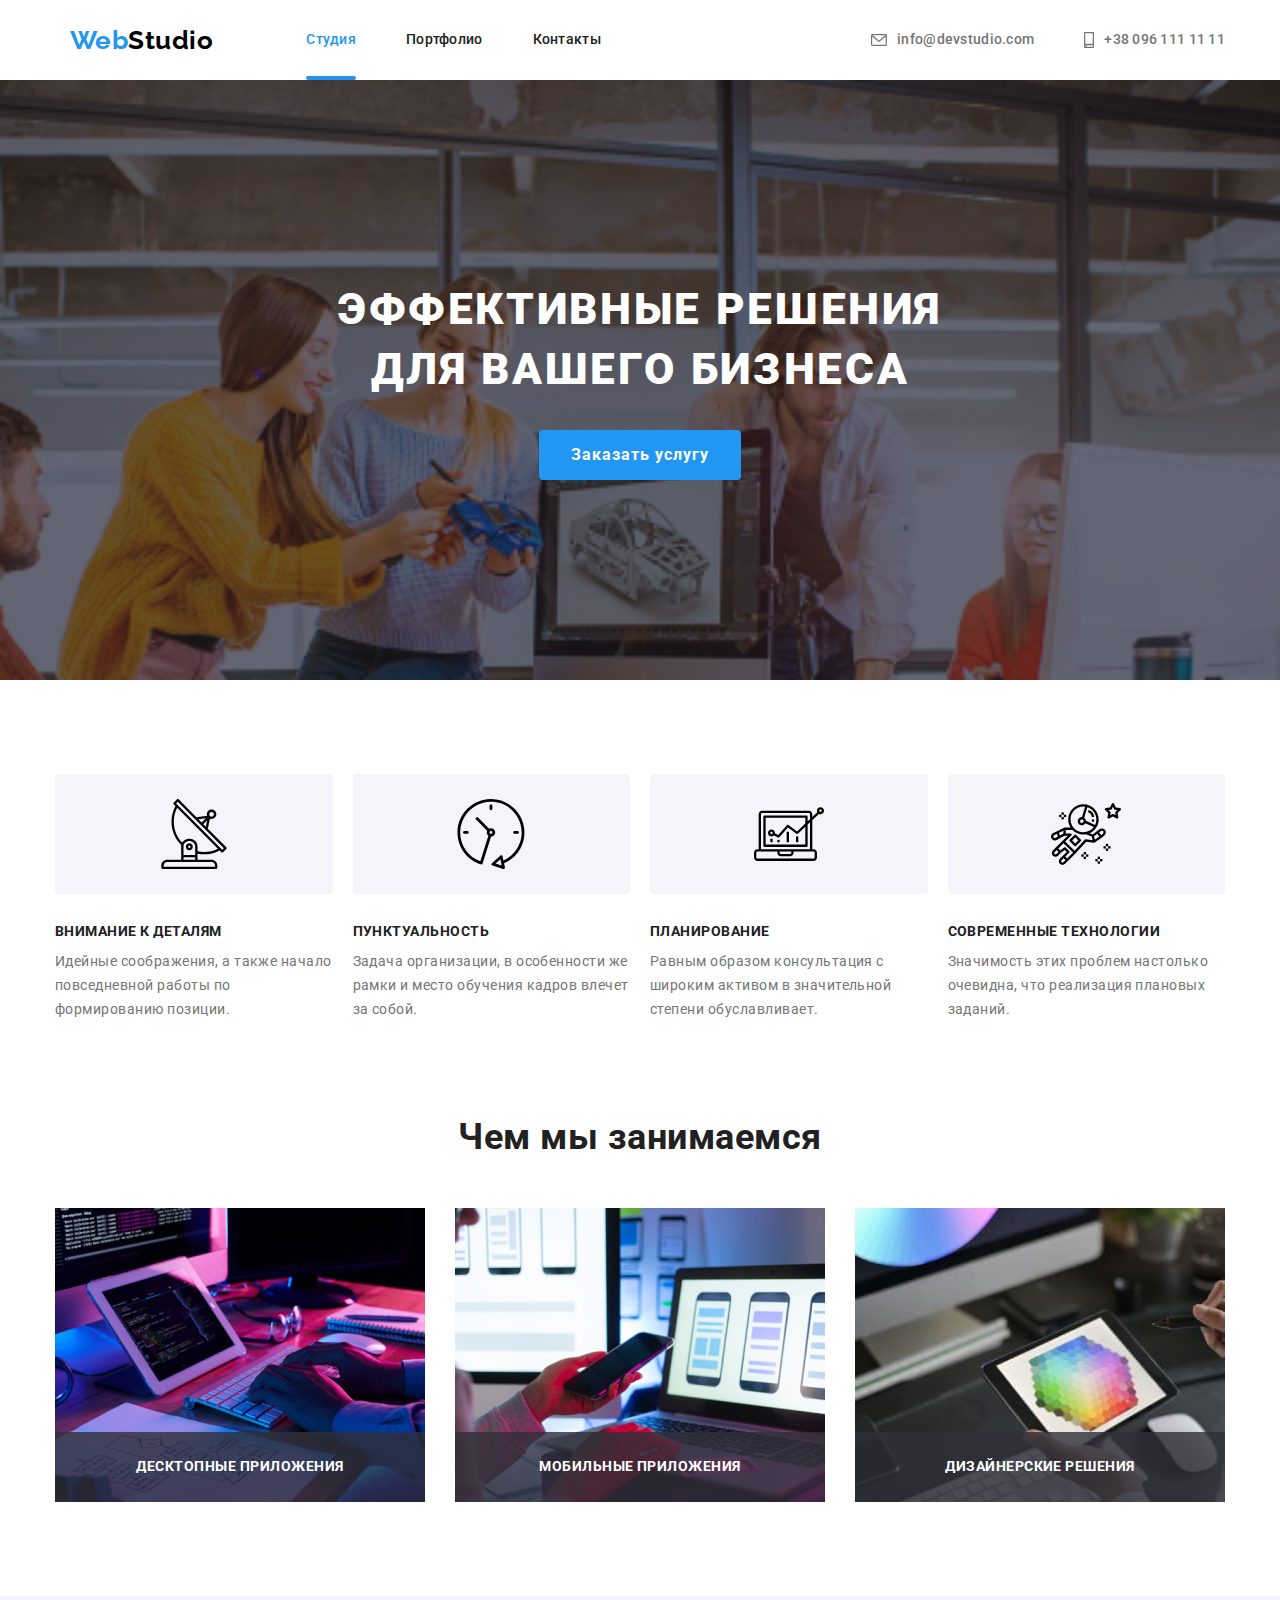
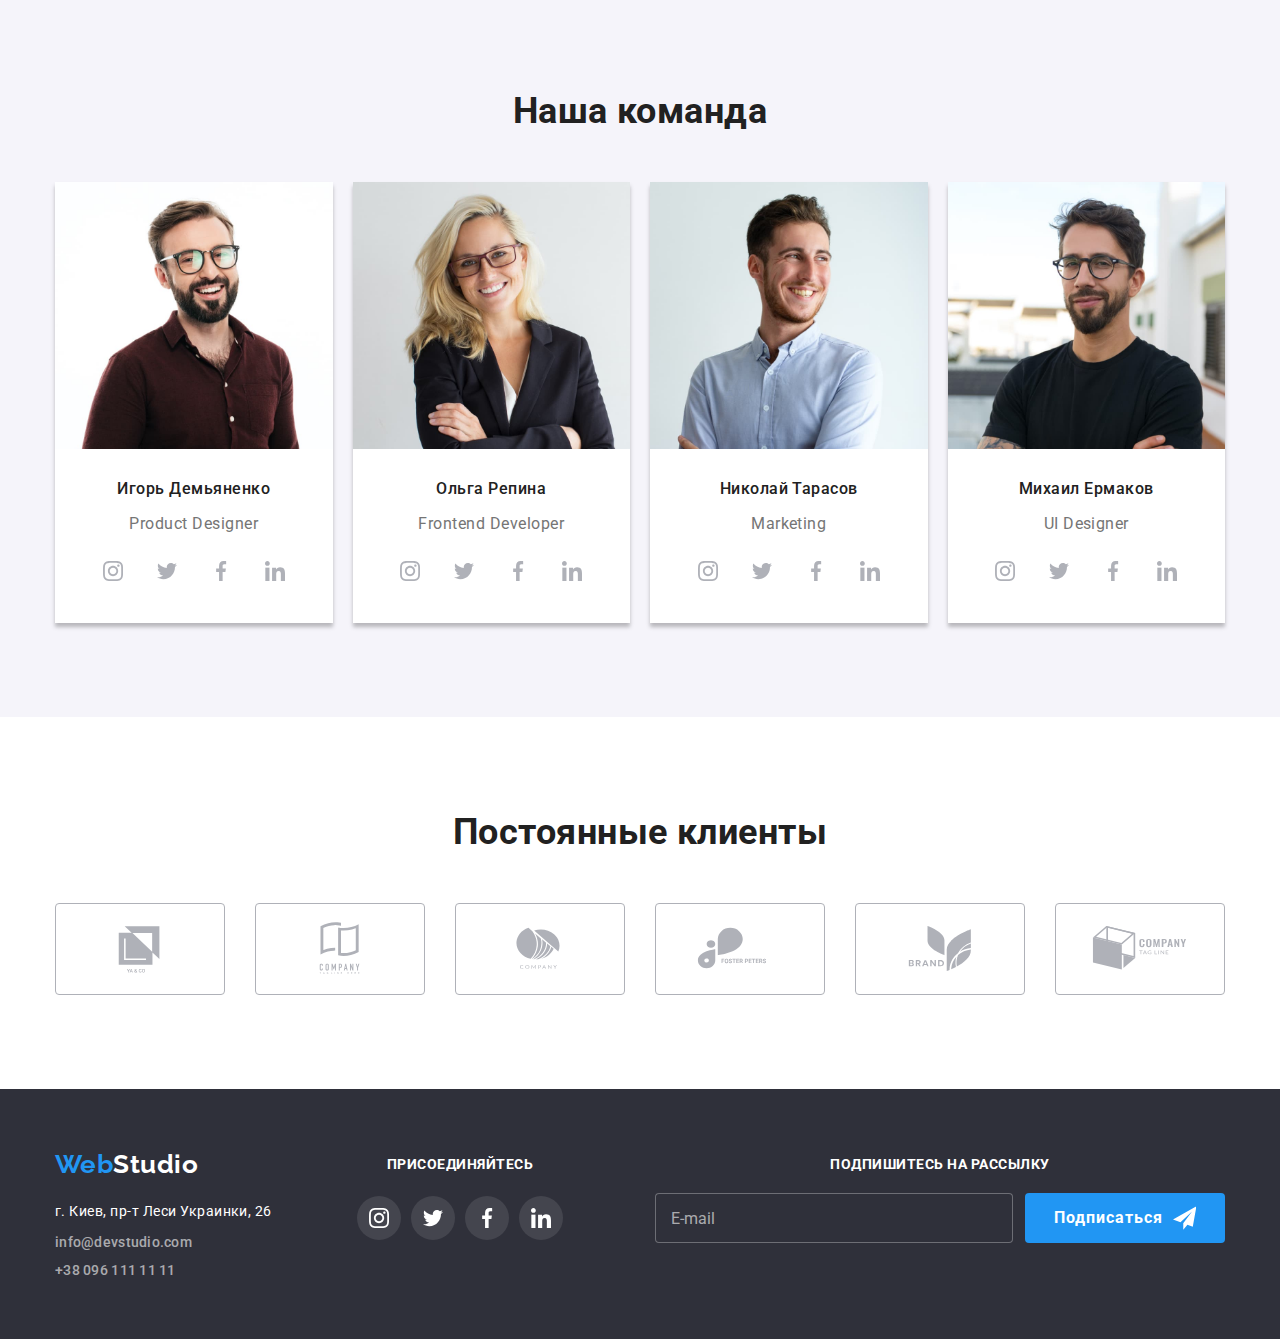
<file: index.html>
<!DOCTYPE html>
<html lang="ru">
  <head>
    <meta charset="UTF-8" />
    <meta http-equiv="X-UA-Compatible" content="IE=edge" />
    <meta name="viewport" content="width=device-width, initial-scale=1.0" />
    <title>Maim page</title>
    <link
      href="https://fonts.googleapis.com/css2?family=Raleway:wght@700&family=Roboto:wght@400;500;700;900&display=swap"
      rel="stylesheet"
    />
    <link
      rel="stylesheet"
      href="https://cdnjs.cloudflare.com/ajax/libs/modern-normalize/1.0.0/modern-normalize.min.css"
    />
    <link rel="stylesheet" href="./sass/main.css" />
  </head>
  <body data-menu-page>
    <header>
      <div class="header-line">
        <div class="page-header container">
          <!--main navigation-->
          <nav class="container main-nav">
            <a class="main-nav__logo" href="./index.html"
              ><span class="logo-first">Web</span
              ><span class="logo-second-header">Studio</span>
            </a>
            <ul class="site-nav list">
              <li class="site-nav__item">
                <a href="" class="site-nav__link current">Студия</a>
              </li>
              <li class="site-nav__item">
                <a href="./portfolio.html" class="site-nav__link">Портфолио</a>
              </li>
              <li class="site-nav__item">
                <a href="" class="site-nav__link">Контакты</a>
              </li>
            </ul>
          </nav>
          <!--contact information-->
          <ul class="container contacts list">
            <li class="contacts-address">
              <a
                class="contacts-address__link"
                href="mailto:info@devstudio.com"
              >
                <svg class="contacts-address__icon">
                  <use href="./images/icons/sprite.svg#icon-envelope"></use>
                </svg>
                info@devstudio.com</a
              >
            </li>
            <li class="contacts-address">
              <a class="contacts-address__link" href="tel:+380961111111">
                <svg class="contacts-address__icon-2">
                  <use href="./images/icons/sprite.svg#icon-smartphone"></use>
                </svg>
                +38 096 111 11 11</a
              >
            </li>
          </ul>
          <button
            class="mobile-menu__btn"
            aria-expanded="false"
            aria-controls="menu-container"
            data-menu-button
          >
            <svg class="menu-btn__icon" width="40" height="40">
              <use
                class="menu-btn__icon-close"
                href="./images/icons/sprite.svg#icon-close_40px"
              ></use>
              <use
                class="menu-btn__icon-open"
                href="./images/icons/sprite.svg#icon-menu_40px"
              ></use>
            </svg>
          </button>
        </div>
      </div>
    </header>
    <div class="mobile-menu" data-menu>
      <ul class="mobile-menu__list list">
        <li class="mobile-menu__item">
          <a href="./index.html" class="mobile-menu__link">Студия</a>
        </li>
        <li class="mobile-menu__item">
          <a href="" class="mobile-menu__link current">Портфолио</a>
        </li>
        <li class="mobile-menu__item">
          <a href="" class="mobile-menu__link">Контакты</a>
        </li>
      </ul>
      <ul class="mobile-menu__contacts list">
        <li class="mobile-contacts__address">
          <a class="mobile-contacts__link" href="tel:+380961111111">
            +38 096 111 11 11</a
          >
        </li>
        <li class="mobile-contacts__address">
          <a class="mobile-contacts__link-2" href="mailto:info@devstudio.com">
            info@devstudio.com</a
          >
        </li>
      </ul>
      <ul class="mobile-menu__socials list">
        <li class="mobile-socials__item">
          <a
            class="mobile-socials__link"
            href="https://www.instagram.com"
            target="_blank"
            rel="noopener noreferrer"
            >Instagram</a
          >
        </li>
        <li class="mobile-socials__item">
          <a
            class="mobile-socials__link"
            href="https://www.twitter.com"
            target="_blank"
            rel="noopener noreferrer"
            >Twitter</a
          >
        </li>
        <li class="mobile-socials__item">
          <a
            class="mobile-socials__link"
            href="https://www.facebook.com"
            target="_blank"
            rel="noopener noreferrer"
            >Facebook</a
          >
        </li>
        <li class="mobile-socials__item">
          <a
            class="mobile-socials__link"
            href="https://www.linkedIn.com"
            target="_blank"
            rel="noopener noreferrer"
            >LinkedIn</a
          >
        </li>
      </ul>
    </div>
    <main>
      <!-- <div class="-mobile-menu">
        <div class="mobile container">
          <ul class="mobile-menu__list list">
            <li class="mobile-menu__item">
              <a href="" class="mobile-menu__link current">Студия</a>
            </li>
            <li class="mobile-menu__item">
              <a href="./portfolio.html" class="mobile-menu__link">Портфолио</a>
            </li>
            <li class="mobile-menu__item">
              <a href="" class="mobile-menu__link">Контакты</a>
            </li>
          </ul>
          <ul class="mobile-menu__contacts list">
            <li class="mobile-contacts__address">
              <a class="mobile-contacts__link" href="tel:+380961111111">
                +38 096 111 11 11</a
              >
            </li>
            <li class="mobile-contacts__address">
              <a
                class="mobile-contacts__link-2"
                href="mailto:info@devstudio.com"
              >
                info@devstudio.com</a
              >
            </li>
          </ul>
          <ul class="mobile-menu__socials list">
            <li class="mobile-socials__item">
              <a
                class="mobile-socials__link"
                href="https://www.instagram.com"
                target="_blank"
                rel="noopener noreferrer"
                >Instagram</a
              >
            </li>
            <li class="mobile-socials__item">
              <a
                class="mobile-socials__link"
                href="https://www.twitter.com"
                target="_blank"
                rel="noopener noreferrer"
                >Twitter</a
              >
            </li>
            <li class="mobile-socials__item">
              <a
                class="mobile-socials__link"
                href="https://www.facebook.com"
                target="_blank"
                rel="noopener noreferrer"
                >Facebook</a
              >
            </li>
            <li class="mobile-socials__item">
              <a
                class="mobile-socials__link"
                href="https://www.linkedIn.com"
                target="_blank"
                rel="noopener noreferrer"
                >LinkedIn</a
              >
            </li>
          </ul>
        </div>
      </div> -->
      <!--hero-->
      <section class="hero">
        <h1 class="hero__title">
          Эффективные решения <br />
          для вашего бизнеса
        </h1>
        <button
          data-modal-open
          type="button"
          class="button primary button-close__input"
        >
          Заказать услугу
        </button>
      </section>
      <!--necessary skills-->
      <section class="section">
        <div class="container">
          <h2 class="section__title visually-hidden">Необходимые навыки</h2>
          <ul class="skills list">
            <li class="skills__item">
              <div class="skills__img">
                <a
                  href=""
                  class="skills-position"
                  target="_blank"
                  rel="noopener noreferrer"
                >
                  <svg class="skills__svg" width="70" height="70">
                    <use href="./images/icons/sprite.svg#icon-antenna"></use>
                  </svg>
                </a>
              </div>
              <h3 class="skills__title">Внимание к деталям</h3>
              <p class="skills__text">
                Идейные соображения, а также начало повседневной работы по
                формированию позиции.
              </p>
            </li>
            <li class="skills__item">
              <div class="skills__img">
                <a
                  href=""
                  class="skills-position"
                  target="_blank"
                  rel="noopener noreferrer"
                >
                  <svg class="skills__svg" width="70" height="70">
                    <use href="./images/icons/sprite.svg#icon-clock"></use>
                  </svg>
                </a>
              </div>
              <h3 class="skills__title">Пунктуальность</h3>
              <p class="skills__text">
                Задача организации, в особенности же рамки и место обучения
                кадров влечет за собой.
              </p>
            </li>
            <li class="skills__item">
              <div class="skills__img">
                <a
                  href=""
                  class="skills-position"
                  target="_blank"
                  rel="noopener noreferrer"
                >
                  <svg class="skills__svg" width="70" height="70">
                    <use href="./images/icons/sprite.svg#icon-diagram"></use>
                  </svg>
                </a>
              </div>
              <h3 class="skills__title">Планирование</h3>
              <p class="skills__text">
                Равным образом консультация с широким активом в значительной
                степени обуславливает.
              </p>
            </li>
            <li class="skills__item">
              <div class="skills__img">
                <a
                  href=""
                  class="skills-position"
                  target="_blank"
                  rel="noopener noreferrer"
                >
                  <svg class="skills__svg" width="70" height="70">
                    <use href="./images/icons/sprite.svg#icon-astronaut"></use>
                  </svg>
                </a>
              </div>
              <h3 class="skills__title">Современные технологии</h3>
              <p class="skills__text">
                Значимость этих проблем настолько очевидна, что реализация
                плановых заданий.
              </p>
            </li>
          </ul>
        </div>
      </section>
      <!--main employments-->
      <section class="employments-section">
        <div class="container">
          <h2 class="section__title">Чем мы занимаемся</h2>
          <ul class="employments__tasks list">
            <li class="employments__item">
              <picture>
                <source
                  srcset="
                    ./images/main-page/desktop/box-1.jpg   1x,
                    ./images/main-page/desktop/box-1@2.jpg 2x
                  "
                  media="(min-width: 1200px)"
                  type="image/jpeg"
                />
                <img
                  src="./images/main-page/desktop/box-1.jpg"
                  alt="Иллюстрация верстки"
                  width="450"
                />
              </picture>
              <div class="employments__about">
                <p class="employments__text">Десктопные приложения</p>
              </div>
            </li>
            <li class="employments__item">
              <picture>
                <source
                  srcset="
                    ./images/main-page/desktop/box-2.jpg   1x,
                    ./images/main-page/desktop/box-2@2.jpg 2x
                  "
                  media="(min-width: 1200px)"
                  type="image/jpeg"
                />
                <img
                  src="./images/main-page/desktop/box-2.jpg"
                  alt="Мобильные приложения"
                  width="450"
                />
              </picture>
              <div class="employments__about">
                <p class="employments__text">Мобильные приложения</p>
              </div>
            </li>
            <li class="employments__item">
              <picture>
                <source
                  srcset="
                    ./images/main-page/desktop/box-3.jpg   1x,
                    ./images/main-page/desktop/box-3@2.jpg 2x
                  "
                  media="(min-width: 1200px)"
                  type="image/jpeg"
                />
                <img
                  src="./images/main-page/desktop/box-3.jpg"
                  alt="Дизайн"
                  width="450"
                />
              </picture>
              <div class="employments__about">
                <p class="employments__text">Дизайнерские решения</p>
              </div>
            </li>
          </ul>
        </div>
      </section>
      <!--our team-->
      <section class="team section">
        <div class="container">
          <h2 class="section__title">Наша команда</h2>
          <ul class="team__scroll list">
            <li class="team__item">
              <picture>
                <source
                  srcset="
                    ./images/main-page/desktop/img.jpg   1x,
                    ./images/main-page/desktop/img@2.jpg 2x
                  "
                  media="(min-width:1200px)"
                  type="image/jpeg"
                />
                <source
                  srcset="
                    ./images/main-page/tablet/img.jpg   1x,
                    ./images/main-page/tablet/img@2.jpg 2x
                  "
                  media="(min-width:768px)"
                  type="image/jpeg"
                />
                <source
                  srcset="
                    ./images/main-page/mobile/img.jpg   1x,
                    ./images/main-page/mobile/img@2.jpg 2x
                  "
                  media="(max-width:480px)"
                  type="image/jpeg"
                />
                <img
                  src="./images/main-page/mobile/img.jpg"
                  alt=""
                  width="450"
                />
              </picture>
              <div class="team__about">
                <h3 class="team__title">Игорь Демьяненко</h3>
                <p class="team__text">Product Designer</p>
                <ul class="social-icons list">
                  <li class="social-icons__item">
                    <a
                      href=""
                      class="social-icons__link"
                      target="_blank"
                      rel="noopener noreferrer"
                    >
                      <svg class="social-icons__svg">
                        <use
                          href="./images/icons/sprite.svg#icon-instagram"
                        ></use>
                      </svg>
                    </a>
                  </li>
                  <li class="social-icons__item">
                    <a
                      href=""
                      class="social-icons__link"
                      target="_blank"
                      rel="noopener noreferrer"
                    >
                      <svg class="social-icons__svg">
                        <use
                          href="./images/icons/sprite.svg#icon-twitter"
                        ></use>
                      </svg>
                    </a>
                  </li>
                  <li class="social-icons__item">
                    <a
                      href=""
                      class="social-icons__link"
                      target="_blank"
                      rel="noopener noreferrer"
                    >
                      <svg class="social-icons__svg">
                        <use
                          href="./images/icons/sprite.svg#icon-facebook"
                        ></use>
                      </svg>
                    </a>
                  </li>
                  <li class="social-icons__item">
                    <a
                      href=""
                      class="social-icons__link"
                      target="_blank"
                      rel="noopener noreferrer"
                    >
                      <svg class="social-icons__svg">
                        <use
                          href="./images/icons/sprite.svg#icon-linkedin"
                        ></use>
                      </svg>
                    </a>
                  </li>
                </ul>
              </div>
            </li>
            <li class="team__item">
              <picture>
                <source
                  srcset="
                    ./images/main-page/desktop/img-2.jpg   1x,
                    ./images/main-page/desktop/img-2@2.jpg 2x
                  "
                  media="(min-width:1200px)"
                  type="image/jpeg"
                />
                <source
                  srcset="
                    ./images/main-page/tablet/img-2.jpg   1x,
                    ./images/main-page/tablet/img-2@2.jpg 2x
                  "
                  media="(min-width:768px)"
                  type="image/jpeg"
                />
                <source
                  srcset="
                    ./images/main-page/mobile/img-2.jpg   1x,
                    ./images/main-page/mobile/img-2@2.jpg 2x
                  "
                  media="(max-width:480px)"
                  type="image/jpeg"
                />
                <img
                  src="./images/main-page/mobile/img-2.jpg"
                  alt=""
                  width="450"
                />
              </picture>
              <div class="team__about">
                <h3 class="team__title">Ольга Репина</h3>
                <p class="team__text">Frontend Developer</p>
                <ul class="social-icons list">
                  <li class="social-icons__item">
                    <a
                      href=""
                      class="social-icons__link"
                      target="_blank"
                      rel="noopener noreferrer"
                    >
                      <svg class="social-icons__svg">
                        <use
                          href="./images/icons/sprite.svg#icon-instagram"
                        ></use>
                      </svg>
                    </a>
                  </li>
                  <li class="social-icons__item">
                    <a
                      href=""
                      class="social-icons__link"
                      target="_blank"
                      rel="noopener noreferrer"
                    >
                      <svg class="social-icons__svg">
                        <use
                          href="./images/icons/sprite.svg#icon-twitter"
                        ></use>
                      </svg>
                    </a>
                  </li>
                  <li class="social-icons__item">
                    <a
                      href=""
                      class="social-icons__link"
                      target="_blank"
                      rel="noopener noreferrer"
                    >
                      <svg class="social-icons__svg">
                        <use
                          href="./images/icons/sprite.svg#icon-facebook"
                        ></use>
                      </svg>
                    </a>
                  </li>
                  <li class="social-icons__item">
                    <a
                      href=""
                      class="social-icons__link"
                      target="_blank"
                      rel="noopener noreferrer"
                    >
                      <svg class="social-icons__svg">
                        <use
                          href="./images/icons/sprite.svg#icon-linkedin"
                        ></use>
                      </svg>
                    </a>
                  </li>
                </ul>
              </div>
            </li>
            <li class="team__item">
              <picture>
                <source
                  srcset="
                    ./images/main-page/desktop/img-3.jpg   1x,
                    ./images/main-page/desktop/img-3@2.jpg 2x
                  "
                  media="(min-width:1200px)"
                  type="image/jpeg"
                />
                <source
                  srcset="
                    ./images/main-page/tablet/img-3.jpg   1x,
                    ./images/main-page/tablet/img-3@2.jpg 2x
                  "
                  media="(min-width:768px)"
                  type="image/jpeg"
                />
                <source
                  srcset="
                    ./images/main-page/mobile/img-3.jpg   1x,
                    ./images/main-page/mobile/img-3@2.jpg 2x
                  "
                  media="(max-width:480px)"
                  type="image/jpeg"
                />
                <img
                  src="./images/main-page/mobile/img-3.jpg"
                  alt=""
                  width="450"
                />
              </picture>
              <div class="team__about">
                <h3 class="team__title">Николай Тарасов</h3>
                <p class="team__text">Marketing</p>
                <ul class="social-icons list">
                  <li class="social-icons__item">
                    <a
                      href=""
                      class="social-icons__link"
                      target="_blank"
                      rel="noopener noreferrer"
                    >
                      <svg class="social-icons__svg">
                        <use
                          href="./images/icons/sprite.svg#icon-instagram"
                        ></use>
                      </svg>
                    </a>
                  </li>
                  <li class="social-icons__item">
                    <a
                      href=""
                      class="social-icons__link"
                      target="_blank"
                      rel="noopener noreferrer"
                    >
                      <svg class="social-icons__svg">
                        <use
                          href="./images/icons/sprite.svg#icon-twitter"
                        ></use>
                      </svg>
                    </a>
                  </li>
                  <li class="social-icons__item">
                    <a
                      href=""
                      class="social-icons__link"
                      target="_blank"
                      rel="noopener noreferrer"
                    >
                      <svg class="social-icons__svg">
                        <use
                          href="./images/icons/sprite.svg#icon-facebook"
                        ></use>
                      </svg>
                    </a>
                  </li>
                  <li class="social-icons__item">
                    <a
                      href=""
                      class="social-icons__link"
                      target="_blank"
                      rel="noopener noreferrer"
                    >
                      <svg class="social-icons__svg">
                        <use
                          href="./images/icons/sprite.svg#icon-linkedin"
                        ></use>
                      </svg>
                    </a>
                  </li>
                </ul>
              </div>
            </li>
            <li class="team__item">
              <picture>
                <source
                  srcset="
                    ./images/main-page/desktop/img-4.jpg   1x,
                    ./images/main-page/desktop/img-4@2.jpg 2x
                  "
                  media="(min-width:1200px)"
                  type="image/jpeg"
                />
                <source
                  srcset="
                    ./images/main-page/tablet/img-4.jpg   1x,
                    ./images/main-page/tablet/img-4@2.jpg 2x
                  "
                  media="(min-width:768px)"
                  type="image/jpeg"
                />
                <source
                  srcset="
                    ./images/main-page/mobile/img-4.jpg   1x,
                    ./images/main-page/mobile/img-4@2.jpg 2x
                  "
                  media="(max-width:480px)"
                  type="image/jpeg"
                />
                <img
                  src="./images/main-page/mobile/img-4.jpg"
                  alt=""
                  width="450"
                />
              </picture>
              <div class="team__about">
                <h3 class="team__title">Михаил Ермаков</h3>
                <p class="team__text">UI Designer</p>
                <ul class="social-icons list">
                  <li class="social-icons__item">
                    <a
                      href=""
                      class="social-icons__link"
                      target="_blank"
                      rel="noopener noreferrer"
                    >
                      <svg class="social-icons__svg">
                        <use
                          href="./images/icons/sprite.svg#icon-instagram"
                        ></use>
                      </svg>
                    </a>
                  </li>
                  <li class="social-icons__item">
                    <a
                      href=""
                      class="social-icons__link"
                      target="_blank"
                      rel="noopener noreferrer"
                    >
                      <svg class="social-icons__svg">
                        <use
                          href="./images/icons/sprite.svg#icon-twitter"
                        ></use>
                      </svg>
                    </a>
                  </li>
                  <li class="social-icons__item">
                    <a
                      href=""
                      class="social-icons__link"
                      target="_blank"
                      rel="noopener noreferrer"
                    >
                      <svg class="social-icons__svg">
                        <use
                          href="./images/icons/sprite.svg#icon-facebook"
                        ></use>
                      </svg>
                    </a>
                  </li>
                  <li class="social-icons__item">
                    <a
                      href=""
                      class="social-icons__link"
                      target="_blank"
                      rel="noopener noreferrer"
                    >
                      <svg class="social-icons__svg">
                        <use
                          href="./images/icons/sprite.svg#icon-linkedin"
                        ></use>
                      </svg>
                    </a>
                  </li>
                </ul>
              </div>
            </li>
          </ul>
        </div>
        <!---->
      </section>
      <!--our clients-->
      <section class="our-clients section">
        <div class="container">
          <h2 class="section__title">Постоянные клиенты</h2>
          <ul class="our-clients list">
            <li class="our-clients__item">
              <a href="" class="our-clients__position">
                <svg class="our-clients__svg">
                  <use href="./images/icons/sprite.svg#icon-Logo"></use>
                </svg>
              </a>
            </li>
            <li class="our-clients__item">
              <a href="" class="our-clients__position">
                <svg class="our-clients__svg">
                  <use href="./images/icons/sprite.svg#icon-Logo-2"></use>
                </svg>
              </a>
            </li>
            <li class="our-clients__item">
              <a href="" class="our-clients__position">
                <svg class="our-clients__svg">
                  <use href="./images/icons/sprite.svg#icon-Logo-3"></use>
                </svg>
              </a>
            </li>
            <li class="our-clients__item">
              <a href="" class="our-clients__position">
                <svg class="our-clients__svg">
                  <use href="./images/icons/sprite.svg#icon-Logo-4"></use>
                </svg>
              </a>
            </li>
            <li class="our-clients__item">
              <a href="" class="our-clients__position">
                <svg class="our-clients__svg">
                  <use href="./images/icons/sprite.svg#icon-Logo-5"></use>
                </svg>
              </a>
            </li>
            <li class="our-clients__item">
              <a href="" class="our-clients__position">
                <svg class="our-clients__svg">
                  <use href="./images/icons/sprite.svg#icon-Logo-6"></use>
                </svg>
              </a>
            </li>
          </ul>
        </div>
      </section>
    </main>
    <footer class="footer">
      <div class="footer-line">
        <div class="footer-line__table">
          <div class="footer__address">
            <a class="footer__logo" href="./index.html"
              ><span class="logo-first">Web</span
              ><span class="logo-second-footer">Studio</span></a
            >
            <!--contacts-->
            <address class="address">
              <p class="address__text">г. Киев, пр-т Леси Украинки, 26</p>
              <ul class="address__scroll list">
                <li class="address__item">
                  <a class="address__link" href="mailto:info@devstudio.com"
                    >info@devstudio.com</a
                  >
                </li>
                <li class="address__item">
                  <a class="address__link" href="tel:+380961111111"
                    >+38 096 111 11 11</a
                  >
                </li>
              </ul>
            </address>
          </div>
          <div class="footer-social-icons">
            <h3 class="social-icons__title">ПРИСОЕДИНЯЙТЕСЬ</h3>
            <ul class="social-icons list">
              <li class="social-icons__item">
                <a
                  href=""
                  class="footer-social-icons__link"
                  target="_blank"
                  rel="noopener noreferrer"
                >
                  <svg class="footer-social-icons__svg">
                    <use href="./images/icons/sprite.svg#icon-instagram"></use>
                  </svg>
                </a>
              </li>
              <li class="social-icons__item">
                <a
                  href=""
                  class="footer-social-icons__link"
                  target="_blank"
                  rel="noopener noreferrer"
                >
                  <svg class="footer-social-icons__svg">
                    <use href="./images/icons/sprite.svg#icon-twitter"></use>
                  </svg>
                </a>
              </li>
              <li class="social-icons__item">
                <a
                  href=""
                  class="footer-social-icons__link"
                  target="_blank"
                  rel="noopener noreferrer"
                >
                  <svg class="footer-social-icons__svg">
                    <use href="./images/icons/sprite.svg#icon-facebook"></use>
                  </svg>
                </a>
              </li>
              <li class="social-icons__item">
                <a
                  href=""
                  class="footer-social-icons__link"
                  target="_blank"
                  rel="noopener noreferrer"
                >
                  <svg class="footer-social-icons__svg">
                    <use href="./images/icons/sprite.svg#icon-linkedin"></use>
                  </svg>
                </a>
              </li>
            </ul>
          </div>
        </div>
        <div class="footer-form">
          <form autocomplete="off">
            <h3 class="footer-form__title">Подпишитесь на рассылку</h3>
            <div class="footer-form__field">
              <label class="label" for="name"></label>
              <input
                class="footer-form__input"
                type="text"
                name="user-name"
                id="name"
                placeholder="E-mail"
              />
              <button class="footer__button" type="submit">
                <span class="footer__button-text">Подписаться</span>
                <span class="footer__button-svg">
                  <svg class="footer__button-send" width="24" height="24">
                    <use href="./images/icons/sprite.svg#icon-icon-send"></use>
                  </svg>
                </span>
              </button>
            </div>
          </form>
        </div>
      </div>
    </footer>
    <div class="backdrop is-hidden" data-modal>
      <div class="modal">
        <button data-modal-close type="button" class="button-close">
          <svg class="button-close__svg" width="11" height="11">
            <use href="./images/icons/sprite.svg#icon-Vector"></use>
          </svg>
        </button>
        <form class="modal-form" autocomplete="off">
          <div class="modal-form__information">
            <h2 class="modal-form__title">
              Оставьте свои данные, мы вам перезвоним
            </h2>
            <div class="modal-form__field">
              <label class="modal-form__label" for="name">Имя</label>
              <input
                class="form__input"
                type="text"
                name="user-name"
                id="user-name"
                placeholder=" "
              />
              <svg class="form__icon-svg" width="18" height="18">
                <use href="./images/icons/sprite.svg#icon-person-black"></use>
              </svg>
            </div>
            <div class="modal-form__field">
              <label class="modal-form__label" for="tel">Телефон</label>
              <input class="form__input" type="tel" name="tel" id="tel" />
              <svg class="form__icon-svg" width="18" height="18">
                <use href="./images/icons/sprite.svg#icon-phone-black"></use>
              </svg>
            </div>
            <div class="modal-form__field">
              <label class="modal-form__label" for="mail">Почта</label>
              <input class="form__input" type="email" name="mail" id="mail" />
              <svg class="form__icon-svg" width="18" height="18">
                <use href="./images/icons/sprite.svg#icon-email-black"></use>
              </svg>
            </div>
            <div class="modal-form__field">
              <label class="modal-form__label" for="comment">Комментарий</label>
              <textarea
                class="modal-form__textarea"
                name="comment"
                id="comment"
                rows="10"
                placeholder="Введите текст"
              ></textarea>
            </div>
          </div>
          <div class="modal-form__confirm">
            <div class="modal-form__checkbox">
              <input
                class="modal__checkbox"
                type="checkbox"
                name="topic"
                value="confirm"
                id="confirm"
              />
              <label class="modal__label-confirm" for="confirm"
                >Соглашаюсь с рассылкой и принимаю
                <a href="a" class="modal__checkbox-link"
                  >Условия договора</a
                ></label
              >
            </div>
            <div class="modal__button">
              <button class="modal__button-submit" type="submit">
                Отправить
              </button>
            </div>
          </div>
        </form>
      </div>
    </div>
    <script src="./js/modal.js"></script>
    <script src="./js/menu.js"></script>
  </body>
</html>
</file>
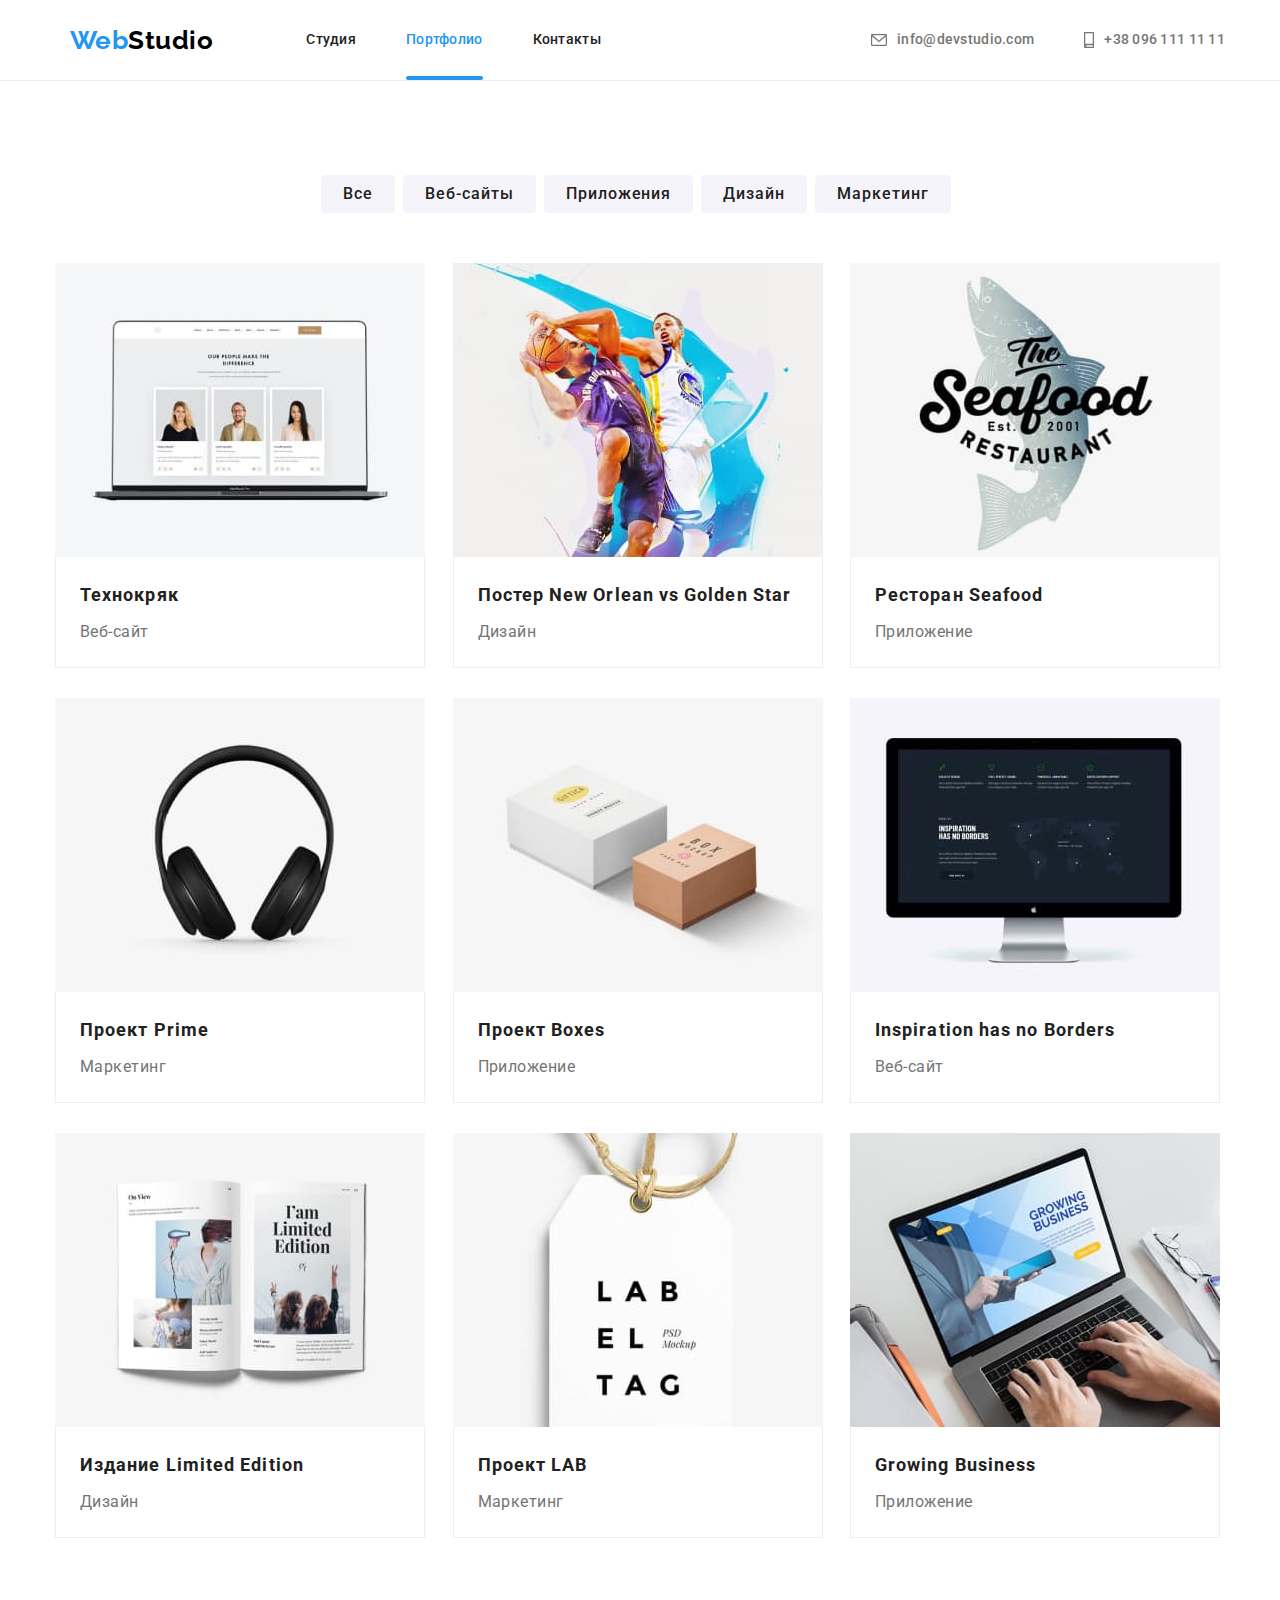
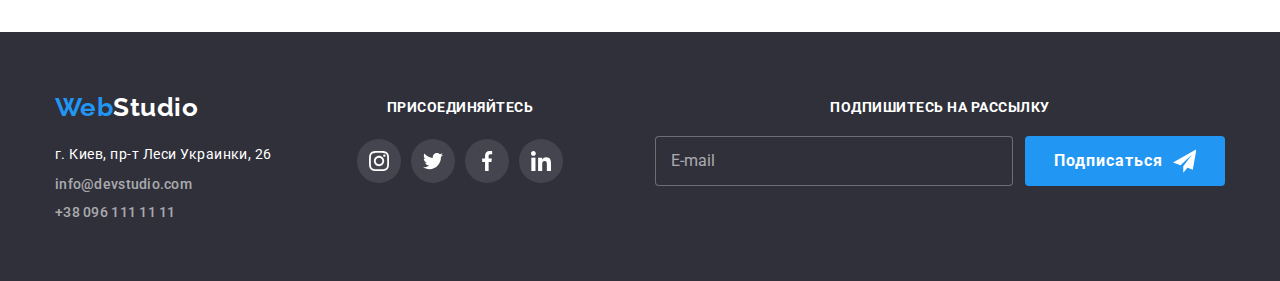
<file: portfolio.html>
<!DOCTYPE html>
<html lang="ru">
  <head>
    <meta charset="UTF-8" />
    <meta http-equiv="X-UA-Compatible" content="IE=edge" />
    <meta name="viewport" content="width=device-width, initial-scale=1.0" />
    <title>Portfolio</title>
    <link
      href="https://fonts.googleapis.com/css2?family=Raleway:wght@700&family=Roboto:wght@400;500;700;900&display=swap"
      rel="stylesheet"
    />
    <link
      rel="stylesheet"
      href="https://cdnjs.cloudflare.com/ajax/libs/modern-normalize/1.0.0/modern-normalize.min.css"
    />
    <link rel="stylesheet" href="./sass/main.css" />
  </head>
  <body>
    <header>
      <div class="header-line">
        <div class="page-header container">
          <!--main navigation-->
          <nav class="container main-nav">
            <a class="main-nav__logo" href="./index.html"
              ><span class="logo-first">Web</span
              ><span class="logo-second-header">Studio</span></a
            >
            <ul class="site-nav list">
              <li class="site-nav__item">
                <a href="./index.html" class="site-nav__link">Студия</a>
              </li>
              <li class="site-nav__item">
                <a class="site-nav__link current">Портфолио</a>
              </li>
              <li class="site-nav__item">
                <a href="" class="site-nav__link">Контакты</a>
              </li>
            </ul>
          </nav>
          <!--contact information-->
          <ul class="container contacts list">
            <li class="contacts-address">
              <a
                class="contacts-address__link"
                href="mailto:info@devstudio.com"
              >
                <svg class="contacts-address__icon">
                  <use href="./images/icons/sprite.svg#icon-envelope"></use>
                </svg>
                info@devstudio.com</a
              >
            </li>
            <li class="contacts-address">
              <a class="contacts-address__link" href="tel:+380961111111">
                <svg class="contacts-address__icon-2">
                  <use href="./images/icons/sprite.svg#icon-smartphone"></use>
                </svg>
                +38 096 111 11 11</a
              >
            </li>
          </ul>
          <button class="mobile-menu__btn" data-menu-button>
            <svg class="menu-btn__icon" width="40" height="40">
              <use
                class="menu-btn__icon-close"
                href="./images/icons/sprite.svg#icon-close_40px"
              ></use>
              <use
                class="menu-btn__icon-open"
                href="./images/icons/sprite.svg#icon-menu_40px"
              ></use>
            </svg>
          </button>
        </div>
      </div>
    </header>
    <div class="mobile-menu" data-menu>
      <ul class="mobile-menu__list list">
        <li class="mobile-menu__item">
          <a href="./index.html" class="mobile-menu__link">Студия</a>
        </li>
        <li class="mobile-menu__item">
          <a href="" class="mobile-menu__link current">Портфолио</a>
        </li>
        <li class="mobile-menu__item">
          <a href="" class="mobile-menu__link">Контакты</a>
        </li>
      </ul>
      <ul class="mobile-menu__contacts list">
        <li class="mobile-contacts__address">
          <a class="mobile-contacts__link" href="tel:+380961111111">
            +38 096 111 11 11</a
          >
        </li>
        <li class="mobile-contacts__address">
          <a class="mobile-contacts__link-2" href="mailto:info@devstudio.com">
            info@devstudio.com</a
          >
        </li>
      </ul>
      <ul class="mobile-menu__socials list">
        <li class="mobile-socials__item">
          <a
            class="mobile-socials__link"
            href="https://www.instagram.com"
            target="_blank"
            rel="noopener noreferrer"
            >Instagram</a
          >
        </li>
        <li class="mobile-socials__item">
          <a
            class="mobile-socials__link"
            href="https://www.twitter.com"
            target="_blank"
            rel="noopener noreferrer"
            >Twitter</a
          >
        </li>
        <li class="mobile-socials__item">
          <a
            class="mobile-socials__link"
            href="https://www.facebook.com"
            target="_blank"
            rel="noopener noreferrer"
            >Facebook</a
          >
        </li>
        <li class="mobile-socials__item">
          <a
            class="mobile-socials__link"
            href="https://www.linkedIn.com"
            target="_blank"
            rel="noopener noreferrer"
            >LinkedIn</a
          >
        </li>
      </ul>
    </div>
    <main>
      <div class="main">
        <!--filter-->
        <section class="section">
          <div class="portfolio container">
            <h2 class="section__title visually-hidden">Фильтр</h2>
            <ul class="portfolio__filter list">
              <li class="list-title">
                <button type="button" class="button filter__button">Все</button>
              </li>
              <li class="list-title">
                <button type="button" class="button filter__button">
                  Веб-сайты
                </button>
              </li>
              <li class="list-title">
                <button type="button" class="button filter__button">
                  Приложения
                </button>
              </li>
              <li class="list-title">
                <button type="button" class="button filter__button">
                  Дизайн
                </button>
              </li>
              <li class="list-title">
                <button type="button" class="button filter__button">
                  Маркетинг
                </button>
              </li>
            </ul>
            <!--portfolio item-->
            <h2 class="section__title visually-hidden">Портфолио</h2>
            <ul class="portfolio__list list">
              <li class="portfolio__item">
                <article class="cards">
                  <a href="" class="cards__link">
                    <div class="cards__img">
                      <picture>
                        <source
                          srcset="
                            ./images/portfolio/desktop/img.jpg   1x,
                            ./images/portfolio/desktop/img@2.jpg 2x
                          "
                          media="(min-width: 1200px)"
                          type="image/jpeg"
                        />
                        <source
                          srcset="
                            ./images/portfolio/tablet/img.jpg   1x,
                            ./images/portfolio/tablet/img@2.jpg 2x
                          "
                          media="(min-width: 768px)"
                          type="image/jpeg"
                        />
                        <source
                          srcset="
                            ./images/portfolio/mobile/img.jpg   1x,
                            ./images/portfolio/mobile/img@2.jpg 2x
                          "
                          media="(max-width: 480px)"
                          type="image/jpeg"
                        />
                        <img
                          src="./images/portfolio/mobile/img.jpg"
                          alt="фото веб-сайта"
                          class="cards__img-item"
                          width="450"
                        />
                      </picture>
                    </div>
                    <div class="box biger">
                      <h3 class="cards__title">Технокряк</h3>
                      <p class="cards__about">Веб-сайт</p>
                    </div>
                    <div class="cards__discription">
                      <a href="" class="cards__link">
                        <p class="cards__text">
                          Технокряк это современная площадка распространения
                          коронавируса. Компании используют эту платформу для
                          цифрового шпионажа и атак на защищённые сервера
                          конкурентов.
                        </p>
                      </a>
                    </div>
                  </a>
                </article>
              </li>
              <li class="portfolio__item">
                <article class="cards">
                  <a href="" class="cards__link">
                    <div class="cards__img">
                      <picture>
                        <source
                          srcset="
                            ./images/portfolio/desktop/img-2.jpg   1x,
                            ./images/portfolio/desktop/img-2@2.jpg 2x
                          "
                          media="(min-width: 1200px)"
                          type="image/jpeg"
                        />
                        <source
                          srcset="
                            ./images/portfolio/tablet/img-2.jpg   1x,
                            ./images/portfolio/tablet/img-2@2.jpg 2x
                          "
                          media="(min-width: 768px)"
                          type="image/jpeg"
                        />
                        <source
                          srcset="
                            ./images/portfolio/mobile/img-2.jpg   1x,
                            ./images/portfolio/mobile/img-2@2.jpg 2x
                          "
                          media="(max-width: 480px)"
                          type="image/jpeg"
                        />
                        <img
                          src="./images/portfolio/mobile/img-2.jpg"
                          alt="два баскетболиста"
                          class="cards__img-item"
                          width="450"
                        />
                      </picture>
                    </div>
                    <div class="box">
                      <h3 class="cards__title">
                        Постер New Orlean vs Golden Star
                      </h3>
                      <p class="cards__about">Дизайн</p>
                    </div>
                    <div class="cards__discription">
                      <a href="" class="cards__link">
                        <p class="cards__text">
                          Технокряк это современная площадка распространения
                          коронавируса. Компании используют эту платформу для
                          цифрового шпионажа и атак на защищённые сервера
                          конкурентов.
                        </p>
                      </a>
                    </div>
                  </a>
                </article>
              </li>
              <li class="portfolio__item">
                <article class="cards">
                  <a href="" class="cards__link">
                    <div class="cards__img">
                      <picture>
                        <source
                          srcset="
                            ./images/portfolio/desktop/img-3.jpg   1x,
                            ./images/portfolio/desktop/img-3@2.jpg 2x
                          "
                          media="(min-width: 1200px)"
                          type="image/jpeg"
                        />
                        <source
                          srcset="
                            ./images/portfolio/tablet/img-3.jpg   1x,
                            ./images/portfolio/tablet/img-3@2.jpg 2x
                          "
                          media="(min-width: 768px)"
                          type="image/jpeg"
                        />
                        <source
                          srcset="
                            ./images/portfolio/mobile/img-3.jpg   1x,
                            ./images/portfolio/mobile/img-3@2.jpg 2x
                          "
                          media="(max-width: 480px)"
                          type="image/jpeg"
                        />
                        <img
                          src="./images/portfolio/mobile/img-3.jpg"
                          alt="логотип ресторана"
                          class="cards__img-item"
                          width="450"
                        />
                      </picture>
                    </div>
                    <div class="box">
                      <h3 class="cards__title">Ресторан Seafood</h3>
                      <p class="cards__about">Приложение</p>
                    </div>
                    <div class="cards__discription">
                      <a href="" class="cards__link">
                        <p class="cards__text">
                          Технокряк это современная площадка распространения
                          коронавируса. Компании используют эту платформу для
                          цифрового шпионажа и атак на защищённые сервера
                          конкурентов.
                        </p>
                      </a>
                    </div>
                  </a>
                </article>
              </li>
              <li class="portfolio__item">
                <article class="cards">
                  <a href="" class="cards__link">
                    <div class="cards__img">
                      <picture>
                        <source
                          srcset="
                            ./images/portfolio/desktop/img-4.jpg   1x,
                            ./images/portfolio/desktop/img-4@2.jpg 2x
                          "
                          media="(min-width: 1200px)"
                          type="image/jpeg"
                        />
                        <source
                          srcset="
                            ./images/portfolio/tablet/img-4.jpg   1x,
                            ./images/portfolio/tablet/img-4@2.jpg 2x
                          "
                          media="(min-width: 768px)"
                          type="image/jpeg"
                        />
                        <source
                          srcset="
                            ./images/portfolio/mobile/img-4.jpg   1x,
                            ./images/portfolio/mobile/img-4@2.jpg 2x
                          "
                          media="(max-width: 480px)"
                          type="image/jpeg"
                        />
                        <img
                          src="./images/portfolio/mobile/img-4.jpg"
                          alt="наушники"
                          class="cards__img-item"
                          width="450"
                        />
                      </picture>
                    </div>
                    <div class="box">
                      <h3 class="cards__title">Проект Prime</h3>
                      <p class="cards__about">Маркетинг</p>
                    </div>
                    <div class="cards__discription">
                      <a href="" class="cards__link">
                        <p class="cards__text">
                          Технокряк это современная площадка распространения
                          коронавируса. Компании используют эту платформу для
                          цифрового шпионажа и атак на защищённые сервера
                          конкурентов.
                        </p>
                      </a>
                    </div>
                  </a>
                </article>
              </li>
              <li class="portfolio__item">
                <article class="cards">
                  <a href="" class="cards__link">
                    <div class="cards__img">
                      <picture>
                        <source
                          srcset="
                            ./images/portfolio/desktop/img-5.jpg   1x,
                            ./images/portfolio/desktop/img-5@2.jpg 2x
                          "
                          media="(min-width: 1200px)"
                          type="image/jpeg"
                        />
                        <source
                          srcset="
                            ./images/portfolio/tablet/img-5.jpg   1x,
                            ./images/portfolio/tablet/img-5@2.jpg 2x
                          "
                          media="(min-width: 768px)"
                          type="image/jpeg"
                        />
                        <source
                          srcset="
                            ./images/portfolio/mobile/img-5.jpg   1x,
                            ./images/portfolio/mobile/img-5@2.jpg 2x
                          "
                          media="(max-width: 480px)"
                          type="image/jpeg"
                        />
                        <img
                          src="./images/portfolio/mobile/img-5.jpg"
                          alt="две коробки"
                          class="cards__img-item"
                          width="450"
                        />
                      </picture>
                    </div>
                    <div class="box">
                      <h3 class="cards__title">Проект Boxes</h3>
                      <p class="cards__about">Приложение</p>
                    </div>
                    <div class="cards__discription">
                      <a href="" class="cards__link">
                        <p class="cards__text">
                          Технокряк это современная площадка распространения
                          коронавируса. Компании используют эту платформу для
                          цифрового шпионажа и атак на защищённые сервера
                          конкурентов.
                        </p>
                      </a>
                    </div>
                  </a>
                </article>
              </li>
              <li class="portfolio__item">
                <article class="cards">
                  <a href="" class="cards__link">
                    <div class="cards__img">
                      <picture>
                        <source
                          srcset="
                            ./images/portfolio/desktop/img-6.jpg   1x,
                            ./images/portfolio/desktop/img-6@2.jpg 2x
                          "
                          media="(min-width: 1200px)"
                          type="image/jpeg"
                        />
                        <source
                          srcset="
                            ./images/portfolio/tablet/img-6.jpg   1x,
                            ./images/portfolio/tablet/img-6@2.jpg 2x
                          "
                          media="(min-width: 768px)"
                          type="image/jpeg"
                        />
                        <source
                          srcset="
                            ./images/portfolio/mobile/img-6.jpg   1x,
                            ./images/portfolio/mobile/img-6@2.jpg 2x
                          "
                          media="(max-width: 480px)"
                          type="image/jpeg"
                        />
                        <img
                          src="./images/portfolio/mobile/img-6.jpg"
                          alt="монитор"
                          class="cards__img-item"
                          width="450"
                        />
                      </picture>
                    </div>
                    <div class="box">
                      <h3 class="cards__title">Inspiration has no Borders</h3>
                      <p class="cards__about">Веб-сайт</p>
                    </div>
                    <div class="cards__discription">
                      <a href="" class="cards__link">
                        <p class="cards__text">
                          Технокряк это современная площадка распространения
                          коронавируса. Компании используют эту платформу для
                          цифрового шпионажа и атак на защищённые сервера
                          конкурентов.
                        </p>
                      </a>
                    </div>
                  </a>
                </article>
              </li>
              <li class="portfolio__item">
                <article class="cards">
                  <a href="" class="cards__link">
                    <div class="cards__img">
                      <picture>
                        <source
                          srcset="
                            ./images/portfolio/desktop/img-7.jpg   1x,
                            ./images/portfolio/desktop/img-7@2.jpg 2x
                          "
                          media="(min-width: 1200px)"
                          type="image/jpeg"
                        />
                        <source
                          srcset="
                            ./images/portfolio/tablet/img-7.jpg   1x,
                            ./images/portfolio/tablet/img-7@2.jpg 2x
                          "
                          media="(min-width: 768px)"
                          type="image/jpeg"
                        />
                        <source
                          srcset="
                            ./images/portfolio/mobile/img-7.jpg   1x,
                            ./images/portfolio/mobile/img-7@2.jpg 2x
                          "
                          media="(max-width: 480px)"
                          type="image/jpeg"
                        />
                        <img
                          src="./images/portfolio/mobile/img-7.jpg"
                          alt="разворот книги"
                          class="cards__img-item"
                          width="450"
                        />
                      </picture>
                    </div>
                    <div class="box">
                      <h3 class="cards__title">Издание Limited Edition</h3>
                      <p class="cards__about">Дизайн</p>
                    </div>
                    <div class="cards__discription">
                      <a href="" class="cards__link">
                        <p class="cards__text">
                          Технокряк это современная площадка распространения
                          коронавируса. Компании используют эту платформу для
                          цифрового шпионажа и атак на защищённые сервера
                          конкурентов.
                        </p>
                      </a>
                    </div>
                  </a>
                </article>
              </li>
              <li class="portfolio__item">
                <article class="cards">
                  <a href="" class="cards__link">
                    <div class="cards__img">
                      <picture>
                        <source
                          srcset="
                            ./images/portfolio/desktop/img-8.jpg   1x,
                            ./images/portfolio/desktop/img-8@2.jpg 2x
                          "
                          media="(min-width: 1200px)"
                          type="image/jpeg"
                        />
                        <source
                          srcset="
                            ./images/portfolio/tablet/img-8.jpg   1x,
                            ./images/portfolio/tablet/img-8@2.jpg 2x
                          "
                          media="(min-width: 768px)"
                          type="image/jpeg"
                        />
                        <source
                          srcset="
                            ./images/portfolio/mobile/img-8.jpg   1x,
                            ./images/portfolio/mobile/img-8@2.jpg 2x
                          "
                          media="(max-width: 480px)"
                          type="image/jpeg"
                        />
                        <img
                          src="./images/portfolio/mobile/img-8.jpg"
                          alt="лейбл"
                          class="cards__img-item"
                          width="450"
                        />
                      </picture>
                    </div>
                    <div class="box">
                      <h3 class="cards__title">Проект LAB</h3>
                      <p class="cards__about">Маркетинг</p>
                    </div>
                    <div class="cards__discription">
                      <a href="" class="cards__link">
                        <p class="cards__text">
                          Технокряк это современная площадка распространения
                          коронавируса. Компании используют эту платформу для
                          цифрового шпионажа и атак на защищённые сервера
                          конкурентов.
                        </p>
                      </a>
                    </div>
                  </a>
                </article>
              </li>
              <li class="portfolio__item">
                <article class="cards">
                  <a href="" class="cards__link">
                    <div class="cards__img">
                      <picture>
                        <source
                          srcset="
                            ./images/portfolio/desktop/img-9.jpg   1x,
                            ./images/portfolio/desktop/img-9@2.jpg 2x
                          "
                          media="(min-width: 1200px)"
                          type="image/jpeg"
                        />
                        <source
                          srcset="
                            ./images/portfolio/tablet/img-9.jpg   1x,
                            ./images/portfolio/tablet/img-9@2.jpg 2x
                          "
                          media="(min-width: 768px)"
                          type="image/jpeg"
                        />
                        <source
                          srcset="
                            ./images/portfolio/mobile/img-9.jpg   1x,
                            ./images/portfolio/mobile/img-9@2.jpg 2x
                          "
                          media="(max-width: 480px)"
                          type="image/jpeg"
                        />
                        <img
                          src="./images/portfolio/mobile/img-9.jpg"
                          alt="человек, работающий за ноутбуком"
                          class="cards__img-item"
                          width="450"
                        />
                      </picture>
                    </div>
                    <div class="box">
                      <h3 class="cards__title">Growing Business</h3>
                      <p class="cards__about">Приложение</p>
                    </div>
                    <div class="cards__discription">
                      <a href="" class="cards__link">
                        <p class="cards__text">
                          Технокряк это современная площадка распространения
                          коронавируса. Компании используют эту платформу для
                          цифрового шпионажа и атак на защищённые сервера
                          конкурентов.
                        </p>
                      </a>
                    </div>
                  </a>
                </article>
              </li>
            </ul>
          </div>
        </section>
      </div>
    </main>
    <footer class="footer">
      <div class="footer-line">
        <div class="footer-line__table">
          <div class="footer__address">
            <a class="footer__logo" href="./index.html"
              ><span class="logo-first">Web</span
              ><span class="logo-second-footer">Studio</span></a
            >
            <!--contacts-->
            <address class="address">
              <p class="address__text">г. Киев, пр-т Леси Украинки, 26</p>
              <ul class="address__scroll list">
                <li class="address__item">
                  <a class="address__link" href="mailto:info@devstudio.com"
                    >info@devstudio.com</a
                  >
                </li>
                <li class="address__item">
                  <a class="address__link" href="tel:+380961111111"
                    >+38 096 111 11 11</a
                  >
                </li>
              </ul>
            </address>
          </div>
          <div class="footer-social-icons">
            <h3 class="social-icons__title">ПРИСОЕДИНЯЙТЕСЬ</h3>
            <ul class="social-icons list">
              <li class="social-icons__item">
                <a
                  href=""
                  class="footer-social-icons__link"
                  target="_blank"
                  rel="noopener noreferrer"
                >
                  <svg class="footer-social-icons__svg">
                    <use href="./images/icons/sprite.svg#icon-instagram"></use>
                  </svg>
                </a>
              </li>
              <li class="social-icons__item">
                <a
                  href=""
                  class="footer-social-icons__link"
                  target="_blank"
                  rel="noopener noreferrer"
                >
                  <svg class="footer-social-icons__svg">
                    <use href="./images/icons/sprite.svg#icon-twitter"></use>
                  </svg>
                </a>
              </li>
              <li class="social-icons__item">
                <a
                  href=""
                  class="footer-social-icons__link"
                  target="_blank"
                  rel="noopener noreferrer"
                >
                  <svg class="footer-social-icons__svg">
                    <use href="./images/icons/sprite.svg#icon-facebook"></use>
                  </svg>
                </a>
              </li>
              <li class="social-icons__item">
                <a
                  href=""
                  class="footer-social-icons__link"
                  target="_blank"
                  rel="noopener noreferrer"
                >
                  <svg class="footer-social-icons__svg">
                    <use href="./images/icons/sprite.svg#icon-linkedin"></use>
                  </svg>
                </a>
              </li>
            </ul>
          </div>
        </div>
        <div class="footer-form">
          <form autocomplete="off">
            <h3 class="footer-form__title">Подпишитесь на рассылку</h3>
            <div class="footer-form__field">
              <label class="label" for="name"></label>
              <input
                class="footer-form__input"
                type="text"
                name="user-name"
                id="name"
                placeholder="E-mail"
              />
              <button class="footer__button" type="submit">
                <span class="footer__button-text">Подписаться</span>
                <span class="footer__button-svg">
                  <svg class="footer__button-send" width="24" height="24">
                    <use href="./images/icons/sprite.svg#icon-icon-send"></use>
                  </svg>
                </span>
              </button>
            </div>
          </form>
        </div>
      </div>
    </footer>
    <script src="./js/menu.js"></script>
  </body>
</html>
</file>
<file: sass/main.css>
.page-header, .main-nav, .contacts, .container, .footer, .portfolio {
  width: 100%;
  padding-left: 15px;
  padding-right: 15px;
}

@media screen and (min-width: 480px) {
  .page-header, .main-nav, .contacts, .container, .footer, .portfolio {
    max-width: 480px;
    margin-left: auto;
    margin-right: auto;
  }
}

@media screen and (min-width: 768px) {
  .page-header, .main-nav, .contacts, .container, .footer, .portfolio {
    max-width: 768px;
  }
}

@media screen and (min-width: 1200px) {
  .page-header, .main-nav, .contacts, .container, .footer, .portfolio {
    max-width: 1200px;
  }
}

.site-nav, .contacts, .skills, .team__scroll.list, .social-icons, .our-clients, .address__scroll.list, .portfolio__list, .portfolio__filter, .mobile-menu__list, .mobile-menu__contacts, .mobile-menu__socials {
  padding: 0;
  margin: 0;
  list-style: none;
}

.section__title.visually-hidden {
  position: absolute !important;
  clip: rect(1px 1px 1px 1px);
  clip: rect(1px 1px 1px 1px);
  padding: 0 !important;
  border: 0 !important;
  height: 1px !important;
  width: 1px !important;
  overflow: hidden;
}

.primary, .filter__button {
  border-radius: 4px;
  padding: 10px 32px;
  color: #fff;
  background-color: #2196f3;
  font-family: Roboto;
  font-weight: 700;
  font-size: 16px;
  line-height: 1.87;
  letter-spacing: 0.06em;
  cursor: pointer;
  border: none;
}

.section {
  justify-content: center;
}

@media screen and (min-width: 480px) {
  .section {
    padding-top: 60px;
    padding-bottom: 60px;
  }
}

@media screen and (min-width: 768px) {
  .section {
    padding-top: 60px;
    padding-bottom: 60px;
  }
}

@media screen and (min-width: 1200px) {
  .section {
    padding-top: 94px;
    padding-bottom: 94px;
  }
}

.section__title {
  margin-top: 0;
  color: #212121;
  font-weight: 700;
  font-size: 28px;
  line-height: 1.18;
  text-align: center;
  margin-bottom: 50px;
}

@media screen and (min-width: 1200px) {
  .section__title {
    font-size: 36px;
    line-height: 1.17;
  }
}

html {
  box-sizing: border-box;
}

*,
*::before,
*::after {
  box-sizing: inherit;
}

body {
  color: #757575;
  font-family: Roboto, sans-serif;
  letter-spacing: 0.03em;
}

img {
  display: block;
  max-width: 100%;
  height: auto;
}

svg {
  display: block;
  max-width: 100%;
  height: auto;
}

.header-line {
  background-color: #fff;
}

.page-header {
  position: relative;
  display: flex;
  background-color: #fff;
}

.page-header {
  display: flex;
  align-items: center;
  justify-content: flex-end;
}

.main-nav {
  display: flex;
  justify-content: flex-start;
}

.site-nav {
  display: none;
}

@media screen and (min-width: 768px) {
  .site-nav {
    display: flex;
    justify-content: flex-start;
    margin-left: 88px;
  }
}

@media screen and (min-width: 1200px) {
  .site-nav {
    margin-left: 93px;
  }
}

.site-nav .site-nav__item:not(:last-child) {
  margin-right: 50px;
}

.site-nav__link {
  display: block;
  padding-top: 32px;
  padding-bottom: 32px;
  color: #212121;
  font-style: normal;
  font-weight: 500;
  font-size: 14px;
  line-height: 1.14;
  letter-spacing: 0.02em;
  text-decoration: none;
  transition: color 250ms cubic-bezier(0.4, 0, 0.2, 1);
}

.site-nav__link:hover, .site-nav__link:focus {
  color: #2196f3;
}

.site-nav .site-nav__link.current {
  color: #2196f3;
}

.site-nav__link.current {
  position: relative;
}

.site-nav__link.current::after {
  content: "";
  position: absolute;
  bottom: 0;
  left: 0;
  display: block;
  width: 100%;
  height: 4px;
  background-color: #2196f3;
  border-radius: 2px;
}

.contacts {
  display: none;
}

@media screen and (min-width: 768px) {
  .contacts {
    display: block;
    justify-content: flex-start;
  }
}

@media screen and (min-width: 1200px) {
  .contacts {
    display: flex;
    justify-content: flex-end;
  }
}

.contacts-address__link {
  display: flex;
  color: #757575;
  font-weight: 500;
  font-size: 14px;
  line-height: 1.14;
  letter-spacing: 0.02em;
  text-decoration: none;
  align-items: center;
  justify-content: flex-start;
}

@media screen and (min-width: 1200px) {
  .contacts-address__link {
    padding-top: 32px;
    padding-bottom: 32px;
  }
}

.contacts-address__link {
  transition: color 250ms cubic-bezier(0.4, 0, 0.2, 1);
}

.contacts-address__link:hover, .contacts-address__link:focus {
  color: #2196f3;
}

.contacts-address:not(:last-child) {
  margin-right: 0;
  margin-bottom: 10px;
}

@media screen and (min-width: 1200px) {
  .contacts-address:not(:last-child) {
    margin-right: 50px;
    margin-bottom: 0;
  }
}

.contacts-address__icon {
  width: 16px;
  height: 12px;
  margin-right: 10px;
  fill: #757575;
  stroke: currentColor;
}

.contacts-address__icon-2 {
  width: 10px;
  height: 16px;
  margin-right: 10px;
  fill: #757575;
  stroke: currentColor;
}

.main {
  border-top: 1px solid #ececec;
}

.main-nav__logo {
  display: flex;
  justify-content: center;
  align-items: center;
  font-family: Raleway, cursive;
  font-weight: 700;
  font-size: 26px;
  line-height: 1.19;
  text-decoration: none;
}

.logo-first {
  color: #2196f3;
}

.logo-second-header {
  color: #000;
}

.footer__logo {
  display: block;
  margin-bottom: 20px;
  font-family: Raleway, cursive;
  font-weight: 700;
  font-size: 26px;
  line-height: 1.19;
  text-decoration: none;
}

.logo-second-footer {
  color: #fff;
}

.hero {
  max-width: 1600px;
  height: 400px;
  margin-right: auto;
  margin-left: auto;
  padding-top: 200px;
  padding-bottom: 200px;
  background-color: #2f303a;
  background-size: cover;
  text-align: center;
}

@media screen and (min-width: 1200px) {
  .hero {
    background-image: linear-gradient(to right, rgba(47, 48, 58, 0.4), rgba(47, 48, 58, 0.4)), url(/images/main-page/desktop/img-hero.jpg);
  }
}

@media screen and (min-width: 768px) {
  .hero {
    background-image: linear-gradient(to right, rgba(47, 48, 58, 0.4), rgba(47, 48, 58, 0.4)), url(/images/main-page/tablet/img-hero.jpg);
  }
}

@media screen and (min-width: 480px) {
  .hero {
    background-image: linear-gradient(to right, rgba(47, 48, 58, 0.4), rgba(47, 48, 58, 0.4)), url(/images/main-page/mobile/img-hero.jpg);
  }
}

@media screen and (min-width: 1200px) {
  .hero {
    height: 600px;
  }
}

.hero__title {
  margin-top: 0;
  margin-bottom: 30px;
  color: #fff;
  font-weight: 900;
  font-size: 26px;
  line-height: 1.62;
  letter-spacing: 0.06em;
  text-transform: uppercase;
}

@media screen and (min-width: 1200px) {
  .hero__title {
    font-size: 44px;
    line-height: 1.36;
  }
}

.primary {
  color: #fff;
  background-color: #2196f3;
  border-color: #2196f3;
}

.button-close-input {
  position: relative;
}

.skills {
  display: flex;
  flex-basis: 100%;
}

@media screen and (min-width: 480px) {
  .skills {
    display: block;
  }
}

@media screen and (min-width: 768px) {
  .skills {
    display: flex;
    flex-wrap: wrap;
    justify-content: space-between;
  }
}

@media screen and (min-width: 1200px) {
  .skills {
    display: flex;
    flex-wrap: inherit;
    justify-content: space-between;
    align-items: center;
  }
}

.skills__title {
  color: #212121;
  font-weight: 700;
  font-size: 14px;
  line-height: 1.14;
  text-transform: uppercase;
  margin-top: 0;
  margin-bottom: 10px;
}

.skills__text {
  margin-top: 0;
  margin-bottom: 0;
  font-size: 14px;
  line-height: 1.71;
}

.skills__item {
  margin-bottom: 30px;
}

@media screen and (min-width: 768px) {
  .skills__item {
    flex-basis: calc((100% - 2 * 15px) / 2);
  }
}

@media screen and (min-width: 1200px) {
  .skills__item {
    flex-basis: calc((100% - 4 * 15px) / 4);
    margin-bottom: 0;
  }
}

@media screen and (min-width: 480px) {
  .skills__item:nth-last-child(-n + 1) {
    margin-bottom: 0;
  }
}

@media screen and (min-width: 768px) {
  .skills__item:nth-last-child(-n + 2) {
    margin-bottom: 0;
  }
}

.skills__img {
  display: flex;
  justify-content: center;
  align-items: center;
  width: 100%;
  height: 120px;
  margin-bottom: 30px;
  background-color: #f5f4fa;
  border-radius: 4px;
}

.skills__svg {
  color: #212121;
}

.employments-section {
  display: none;
}

@media screen and (min-width: 1200px) {
  .employments-section {
    display: flex;
    padding-top: 0;
    padding-bottom: 94px;
  }
}

.employments__tasks {
  display: flex;
  justify-content: center;
  padding: 0;
  margin: 0;
}

.employments__item {
  display: flex;
  position: relative;
}

.employments__about {
  display: flex;
  justify-content: center;
  align-items: center;
  position: absolute;
  bottom: 0;
  left: 0;
  width: 100%;
  height: 70px;
  background: rgba(47, 48, 58, 0.8);
}

.employments__text {
  font-weight: bold;
  font-size: 14px;
  line-height: 1.14;
  text-align: center;
  text-transform: uppercase;
  color: #fff;
}

.employments__item:not(:last-child) {
  margin-right: 30px;
}

.team.section {
  margin-bottom: 0;
  background-color: #f5f4fa;
}

.team__text {
  margin-bottom: 16px;
  font-size: 16px;
  line-height: 1.19;
}

.team__title {
  margin-top: 30px;
  color: #212121;
  font-weight: 500;
  font-size: 16px;
  line-height: 1.19;
}

.team__item {
  background-color: #fff;
  box-shadow: 0px 4px 4px 0px rgba(0, 0, 0, 0.25);
}

@media screen and (min-width: 768px) {
  .team__item {
    flex-basis: calc((100% - 2 * 15px) / 2);
  }
}

@media screen and (min-width: 1200px) {
  .team__item {
    flex-basis: calc((100% - 4 * 15px) / 4);
  }
}

.team__about {
  padding-bottom: 24px;
  text-align: center;
}

@media screen and (min-width: 1200px) {
  .team__about {
    padding-bottom: 30px;
  }
}

.team__scroll {
  flex-basis: 100%;
}

@media screen and (min-width: 480px) {
  .team__scroll {
    display: block;
  }
}

@media screen and (min-width: 768px) {
  .team__scroll {
    display: flex;
    flex-wrap: wrap;
    justify-content: space-between;
  }
}

@media screen and (min-width: 1200px) {
  .team__scroll {
    display: flex;
    flex-wrap: inherit;
    justify-content: space-between;
    align-items: center;
  }
}

.team__item:not(:last-child) {
  margin-bottom: 30px;
}

@media screen and (min-width: 1200px) {
  .team__item:not(:last-child) {
    margin-bottom: 0;
  }
}

@media screen and (min-width: 768px) {
  .team__item:nth-last-child(-n + 2) {
    margin-bottom: 0;
  }
}

.list-title {
  margin-top: 0;
  color: #212121;
  font-weight: 500;
  font-size: 16px;
  line-height: 1.19;
}

.social-icons {
  display: inline-flex;
}

.social-icons__svg {
  width: 20px;
  height: 20px;
  fill: #afb1b8;
}

.social-icons__link {
  display: flex;
  align-items: center;
  justify-content: center;
  width: 44px;
  height: 44px;
  border-radius: 50%;
  background-color: #fff;
  transition: background-color 250ms cubic-bezier(0.4, 0, 0.2, 1);
}

.social-icons__link:hover, .social-icons__link:focus {
  width: 44px;
  height: 44px;
  border-radius: 50%;
  background: #2196f3;
}

.social-icons__item:not(:last-child) {
  margin-right: 10px;
}

.social-icons__link:hover .social-icons__svg,
.social-icons__link:focus .social-icons__svg {
  width: 20px;
  height: 20px;
  fill: white;
  background: #2196f3;
}

.social-icons__link .social-icons__svg {
  transition: transform 250ms cubic-bezier(0.4, 0, 0.2, 1);
}

.our-clients {
  display: flex;
  flex-wrap: wrap;
  flex-basis: 100%;
  align-items: center;
  justify-content: space-between;
}

@media screen and (min-width: 480px) {
  .our-clients {
    flex-basis: calc((100% - 2 * 15px) / 2);
  }
}

@media screen and (min-width: 768px) {
  .our-clients {
    flex-basis: calc((100% - 3 * 15px) / 3);
  }
}

@media screen and (min-width: 1200px) {
  .our-clients {
    flex-basis: calc((100% - 6 * 15px) / 6);
  }
}

.our-clients__item {
  margin-bottom: 30px;
}

@media screen and (min-width: 1200px) {
  .our-clients__item {
    margin-bottom: 0;
  }
}

@media screen and (min-width: 480px) {
  .our-clients__item:nth-last-child(-n + 2) {
    margin-bottom: 0;
  }
}

@media screen and (min-width: 768px) {
  .our-clients__item:nth-last-child(-n + 3) {
    margin-bottom: 0;
  }
}

.our-clients__position {
  display: flex;
  justify-content: center;
  align-items: center;
  border: 1px solid #afb1b8;
  border-radius: 4px;
  transition: transform 250ms cubic-bezier(0.4, 0, 0.2, 1);
}

@media screen and (min-width: 480px) {
  .our-clients__position {
    width: 210px;
    height: 92px;
  }
}

@media screen and (min-width: 768px) {
  .our-clients__position {
    width: 226px;
    height: 92px;
  }
}

@media screen and (min-width: 1200px) {
  .our-clients__position {
    width: 170px;
    height: 92px;
  }
}

.our-clients__position:hover, .our-clients__position:focus {
  border: 1px solid #2196f3;
  border-radius: 4px;
}

.our-clients__svg {
  width: 106px;
  height: 60px;
  fill: #afb1b8;
  transition: fill 250ms cubic-bezier(0.4, 0, 0.2, 1);
}

.our-clients__position:hover .our-clients__svg,
.our-clients__position:focus .our-clients__svg {
  fill: #2196f3;
}

.footer {
  max-width: 1600px;
  background-color: #2f303a;
  display: inline-flex;
  justify-content: center;
}

.footer__address {
  display: block;
  text-align: center;
}

@media screen and (min-width: 768px) {
  .footer__address {
    width: 232px;
    margin-right: 165px;
    margin-left: 61px;
  }
}

@media screen and (min-width: 1200px) {
  .footer__address {
    text-align: start;
    margin-right: 70px;
    margin-left: 0;
  }
}

.footer__logo {
  display: block;
  margin-bottom: 20px;
  font-family: Raleway, cursive;
  font-weight: 700;
  font-size: 24px;
  line-height: 1.17;
  text-decoration: none;
}

@media screen and (min-width: 1200px) {
  .footer__logo {
    font-size: 26px;
    line-height: 1.19;
  }
}

.footer-line {
  text-align: center;
  min-width: 480px;
  padding: 60px 15px;
  margin-right: auto;
  margin-left: auto;
  justify-content: center;
}

@media screen and (min-width: 1200px) {
  .footer-line {
    width: 1200px;
    display: flex;
    justify-content: space-between;
  }
}

@media screen and (min-width: 768px) {
  .footer-line__table {
    display: flex;
    margin-bottom: 60px;
  }
}

@media screen and (min-width: 1200px) {
  .footer-line__table {
    display: inline-flex;
    margin-bottom: 0;
  }
}

.address {
  margin-bottom: 60px;
}

@media screen and (min-width: 768px) {
  .address {
    margin-bottom: 0;
  }
}

.address__text {
  color: #fff;
  font-style: normal;
  margin-top: 20px;
  margin-bottom: 8px;
  font-family: Roboto;
  font-size: 14px;
  line-height: 1.7;
}

@media screen and (min-width: 1200px) {
  .address__text {
    margin-bottom: 9px;
  }
}

.address__link {
  transition: color 250ms cubic-bezier(0.4, 0, 0.2, 1);
}

.address__link:hover, .address__link:focus {
  color: #2196f3;
}

.address__item:not(:last-child) {
  margin-bottom: 9px;
}

.footer-social-icons__link {
  padding-top: 0;
  padding-bottom: 0pt;
  margin-left: 0;
  color: rgba(255, 255, 255, 0.6);
  font-style: normal;
  font-weight: 500;
  font-size: 14px;
  line-height: 1.14;
  letter-spacing: 0.02em;
  text-decoration: none;
  transition: color 250ms cubic-bezier(0.4, 0, 0.2, 1);
}

.footer-social-icons__link:hover, .footer-social-icons__link:focus {
  color: #2196f3;
}

.social-icons__title {
  margin-top: 0;
  margin-bottom: 20px;
  padding-top: 8px;
  padding-bottom: 3px;
  font-weight: bold;
  font-size: 14px;
  line-height: 1.14;
  text-transform: uppercase;
  color: #fff;
}

.footer-social-icons {
  margin-bottom: 60px;
}

@media screen and (min-width: 768px) {
  .footer-social-icons {
    margin-bottom: 0;
  }
}

.footer-social-icons__svg {
  width: 20px;
  height: 20px;
  fill: #fff;
}

.footer-social-icons__link {
  display: flex;
  align-items: center;
  justify-content: center;
  width: 44px;
  height: 44px;
  border-radius: 50%;
  background-color: rgba(255, 255, 255, 0.1);
  transition: background-color 250ms cubic-bezier(0.4, 0, 0.2, 1);
}

.footer-social-icons__link:hover, .footer-social-icons__link:focus {
  width: 44px;
  height: 44px;
  border-radius: 50%;
  background-color: #2196f3;
}

.footer-social-icons__link .footer-social-icons__svg {
  transition: background-color 250ms cubic-bezier(0.4, 0, 0.2, 1);
}

.footer-social-icons__link:hover .footer-social-icons__svg,
.footer-social-icons__link:focus .footer-social-icons__svg {
  width: 20px;
  height: 20px;
  fill: white;
  background-color: #2196f3;
}

.address a {
  padding-top: 0;
  padding-bottom: 0pt;
  margin-left: 0;
  color: rgba(255, 255, 255, 0.6);
  font-style: normal;
  font-weight: 500;
  font-size: 14px;
  line-height: 1.14;
  letter-spacing: 0.02em;
  text-decoration: none;
  transition: color 250ms cubic-bezier(0.4, 0, 0.2, 1);
}

.address__item:not(:last-child) {
  margin-bottom: 9px;
}

.footer-form {
  padding: 0;
  margin-top: 0;
  margin-bottom: 0;
}

@media screen and (min-width: 1200px) {
  .footer-form {
    width: 570px;
    min-height: 86px;
  }
}

.footer-form__title {
  margin-top: 0;
  margin-bottom: 20px;
  font-weight: bold;
  font-size: 14px;
  line-height: 1.14;
  text-transform: uppercase;
  color: #fff;
}

@media screen and (min-width: 1200px) {
  .footer-form__title {
    margin-top: 8px;
  }
}

.footer-form__field {
  display: block;
  text-align: center;
  width: 450px;
}

@media screen and (min-width: 768px) {
  .footer-form__field {
    width: 738px;
  }
}

@media screen and (min-width: 1200px) {
  .footer-form__field {
    display: flex;
    margin-bottom: 10px;
    width: 570px;
  }
}

.footer-form__input {
  margin: 0;
  margin-right: 0;
  margin-bottom: 20px;
  padding: 15px;
  border: 1px solid rgba(33, 33, 33, 0.2);
  box-sizing: border-box;
  border-radius: 4px;
  width: 450px;
  height: 50px;
  border: 1px solid rgba(255, 255, 255, 0.3);
  background-color: #2f303a;
}

.footer-form__input::placeholder {
  color: rgba(255, 255, 255, 0.6);
  font-size: 16px;
  line-height: 1.25;
}

.footer-form__input:hover, .footer-form__input:focus {
  border-color: #2196f3;
  cursor: pointer;
}

@media screen and (min-width: 1200px) {
  .footer-form__input {
    width: 358px;
    height: 50px;
    font-size: 16px;
    margin-right: 12px;
    margin-bottom: 0;
  }
}

.footer__button {
  display: flex;
  color: #fff;
  background-color: #2196f3;
  border-color: #2196f3;
  width: 200px;
  margin-left: auto;
  margin-right: auto;
  border-radius: 4px;
  padding: 10px 29px;
  font-family: Roboto;
  font-weight: 700;
  font-size: 16px;
  line-height: 1.87;
  letter-spacing: 0.06em;
  cursor: pointer;
  border: none;
}

.footer__button-send {
  fill: #fff;
}

.footer__button-text {
  margin-right: 10px;
}

.footer__button-svg {
  display: flex;
  margin: 0;
  padding-top: auto;
  padding-bottom: auto;
}

.cards {
  display: flex;
}

.cards__title {
  color: #212121;
  font-weight: 700;
  font-size: 18px;
  line-height: 2;
  letter-spacing: 0.06em;
  margin-top: 0;
  margin-bottom: 4px;
}

.cards__about {
  font-size: 16px;
  line-height: 1.87;
  color: #757575;
  margin-top: 0;
  margin-bottom: 0;
}

.cards__link {
  display: block;
  text-decoration: none;
}

.cards__img {
  display: flex;
  margin-bottom: 0;
}

.cards__img-item {
  width: 100%;
}

.cards__discription {
  position: absolute;
  display: flex;
  justify-content: center;
  align-items: center;
  top: 0;
  left: 0;
  width: 100%;
  height: 294px;
  background-color: rgba(33, 150, 243, 0.9);
  transform: translateY(100%);
  opacity: 0;
  transition-property: transform 250ms cubic-bezier(0.4, 0, 0.2, 1);
  transition-duration: 250ms;
}

.portfolio__item:hover .cards__discription {
  opacity: 1;
  justify-content: center;
  align-items: center;
  transform: translateY(0);
}

.cards__text {
  width: 322px;
  height: 168px;
  font-size: 18px;
  line-height: 1.56;
  color: #fff;
  text-decoration: none;
}

.portfolio__filter .list-title:not(:last-child) {
  margin-right: 8px;
}

.portfolio {
  justify-content: center;
}

.portfolio__list {
  flex-basis: 100%;
}

@media screen and (min-width: 480px) {
  .portfolio__list {
    display: block;
  }
}

@media screen and (min-width: 768px) {
  .portfolio__list {
    display: flex;
    flex-wrap: wrap;
    justify-content: space-between;
  }
}

.portfolio__item {
  position: relative;
  overflow: hidden;
}

@media screen and (min-width: 768px) {
  .portfolio__item {
    flex-basis: calc((100% - 2 * 15px) / 2);
  }
}

@media screen and (min-width: 1200px) {
  .portfolio__item {
    flex-basis: calc((100% - 3 * 15px) / 3);
  }
}

.portfolio__item:hover, .portfolio__item:focus {
  box-shadow: 0 4px 4px 0 rgba(0, 0, 0, 0.25);
}

@media screen and (min-width: 480px) {
  .portfolio__item:not(:last-child) {
    margin-bottom: 30px;
  }
}

@media screen and (min-width: 768px) {
  .portfolio__item:not(:last-child) {
    margin-bottom: 30px;
  }
}

@media screen and (min-width: 1200px) {
  .portfolio__item:not(:last-child) {
    margin-bottom: 0;
  }
}

@media screen and (min-width: 1200px) {
  .portfolio__item:nth-child(-n + 6) {
    margin-bottom: 30px;
  }
}

@media screen and (min-width: 768px) {
  .portfolio__item:nth-child(2n + 1) {
    margin-right: 30px;
  }
}

@media screen and (min-width: 1200px) {
  .portfolio__item:nth-child(2n + 1) {
    margin-right: 0;
  }
}

.portfolio__filter {
  display: flex;
  flex-wrap: wrap;
}

@media screen and (min-width: 480px) {
  .portfolio__filter {
    justify-content: flex-start;
    align-items: center;
  }
}

@media screen and (min-width: 768px) {
  .portfolio__filter {
    justify-content: center;
    align-items: center;
  }
}

@media screen and (min-width: 480px) {
  .list-title {
    margin-bottom: 15px;
    margin-right: 8px;
  }
  .list-title:nth-last-child(-n + 2) {
    margin-bottom: 40px;
  }
}

@media screen and (min-width: 480px) and (min-width: 768px) {
  .list-title:nth-last-child(-n + 2) {
    margin-bottom: 30px;
  }
}

@media screen and (min-width: 480px) and (min-width: 1200px) {
  .list-title:nth-last-child(-n + 2) {
    margin-bottom: 50px;
  }
}

@media screen and (min-width: 768px) {
  .list-title {
    margin-bottom: 30px;
  }
}

@media screen and (min-width: 1200px) {
  .list-title {
    margin-bottom: 50px;
  }
}

.box {
  display: block;
  border-bottom: 1px solid #eeeeee;
  border-left: 1px solid #eeeeee;
  border-right: 1px solid #eeeeee;
  box-sizing: border-box;
  padding: 20px 24px;
}

@media screen and (min-width: 768px) {
  .box.biger {
    height: 146px;
    display: block;
  }
}

@media screen and (min-width: 1200px) {
  .box.biger {
    height: auto;
    display: block;
  }
}

.filter__button {
  padding: 6px 22px;
  background-color: #f5f4fa;
  color: #212121;
  font-weight: 500;
  font-size: 16px;
  line-height: 1.62;
  font-family: Roboto;
  transition: background-color 250ms cubic-bezier(0.4, 0, 0.2, 1);
}

.filter__button:hover, .filter__button:focus {
  background-color: #2196f3;
  color: #fff;
  border-color: #2196f3;
  box-shadow: 0px 2px 2px 0px rgba(0, 0, 0, 0.12);
  box-shadow: 0px 1px 2px 0px rgba(0, 0, 0, 0.08);
  box-shadow: 0px 3px 1px 0px rgba(0, 0, 0, 0.1);
}

.backdrop {
  position: fixed;
  top: 0;
  left: 0;
  width: 100%;
  height: 100%;
  background-color: rgba(0, 0, 0, 0.2);
  opacity: 1;
  transition: opacity 250ms cubic-bezier(0.4, 0, 0.2, 1);
}

.backdrop.is-hidden {
  opacity: 0;
  pointer-events: none;
}

.backdrop.is-hidden .modal {
  transform: translate(-50%, -50%) scale(0.9);
}

.modal-form {
  width: 450px;
  height: 609px;
  padding: 40px;
  margin-left: auto;
  margin-right: auto;
}

@media screen and (min-width: 1200px) {
  .modal-form {
    width: 528px;
    height: 581px;
  }
}

.modal-form__information {
  width: 370px;
  margin-left: auto;
  margin-right: auto;
  margin-bottom: 20px;
}

@media screen and (min-width: 1200px) {
  .modal-form__information {
    width: 448px;
  }
}

.modal-form__title {
  margin-top: 0;
  margin-bottom: 12px;
  width: 370px;
  font-weight: bold;
  font-size: 20px;
  line-height: 1.15;
  text-align: center;
  color: #212121;
}

@media screen and (min-width: 1200px) {
  .modal-form__title {
    width: 448px;
  }
}

.modal-form__field {
  position: relative;
  display: flex;
  flex-direction: column;
  margin-bottom: 10px;
}

.modal-form__confirm {
  display: contents;
  align-items: end;
  padding-left: 12px;
  padding-right: 12px;
}

@media screen and (min-width: 768px) {
  .modal-form__confirm {
    display: inline;
  }
}

@media screen and (min-width: 1200px) {
  .modal-form__confirm {
    display: inline-block;
  }
}

.modal-form__label {
  margin-bottom: 4px;
  font-size: 12px;
  line-height: 1.17;
  letter-spacing: 0.01em;
  color: #757575;
}

.modal-form__textarea {
  border: 1px solid rgba(33, 33, 33, 0.2);
  box-sizing: border-box;
  resize: none;
  border-radius: 4px;
  padding: 12px 16px;
  font-size: 16px;
  height: 120px;
  transition: color 250ms cubic-bezier(0.4, 0, 0.2, 1);
}

.modal-form__textarea:hover, .modal-form__textarea:focus {
  border-color: #2196f3;
  cursor: pointer;
}

.modal-form__textarea::placeholder {
  color: rgba(117, 117, 117, 0.5);
  font-size: 14px;
  line-height: 1.14;
  letter-spacing: 0.01em;
}

.modal-form__checkbox {
  position: relative;
  margin-bottom: 30px;
  width: 370px;
  text-align: end;
}

@media screen and (min-width: 1200px) {
  .modal-form__checkbox {
    display: initial;
    width: 448px;
  }
}

.modal {
  position: absolute;
  top: 50%;
  left: 50%;
  min-width: 528px;
  min-height: 581px;
  background-color: #fff;
  box-shadow: 0px 1px 3px rgba(0, 0, 0, 0.12), 0px 1px 1px rgba(0, 0, 0, 0.14), 0px 2px 1px rgba(0, 0, 0, 0.2);
  border-radius: 4px;
  transform: translate(-50%, -50%) scale(1);
  transition: transform 250ms cubic-bezier(0.4, 0, 0.2, 1);
}

.modal__label-confirm {
  margin-bottom: 0;
  font-size: 12px;
  line-height: 1.17;
  color: #757575;
}

@media screen and (min-width: 1200px) {
  .modal__label-confirm {
    font-size: 14px;
    line-height: 1.71;
    margin-left: 20px;
  }
}

.modal__label-confirm::before {
  position: absolute;
  top: 0;
  left: 0;
  content: " ";
  display: inline-block;
  width: 16px;
  height: 16px;
  border-radius: 3px;
  background-image: url(/images/icons/Vector-2.svg);
  color: #212121;
  background-repeat: no-repeat;
  background-position: center;
  background-size: contain;
}

@media screen and (min-width: 1200px) {
  .modal__label-confirm::before {
    margin-right: 7px;
  }
}

.modal__checkbox-link {
  color: #2196f3;
  text-decoration-line: underline;
}

.modal__checkbox {
  appearance: none;
  position: absolute;
  opacity: 0;
}

.modal__checkbox:checked + .modal__label-confirm::before {
  background-image: url(/images/icons/Checked.svg);
  background-repeat: no-repeat;
  background-position: center;
  background-size: 11px 11px;
  background-color: #2196f3;
}

.modal__checkbox:hover + .modal__label-confirm::before,
.modal__checkbox:focus + .modal__label-confirm::before {
  border: 2px solid #2196f3;
  border-radius: 4px;
}

.form__input {
  margin: 0;
  padding: 0;
  padding-left: 42px;
  height: 40px;
  border: 1px solid rgba(33, 33, 33, 0.2);
  box-sizing: border-box;
  border-radius: 4px;
  font-size: 16px;
  cursor: pointer;
  transition: color 250ms cubic-bezier(0.4, 0, 0.2, 1);
}

.form__input:hover, .form__input:focus {
  border: 1px solid #2196f3;
}

.form__icon-svg {
  position: absolute;
  top: 50%;
  left: 12px;
  fill: #212121;
}

.form__input .form__icon-svg, .form__input
.form__icon-svg {
  transition: color 250ms cubic-bezier(0.4, 0, 0.2, 1);
}

.form__input:focus ~ .form__icon-svg,
.form__input:hover ~ .form__icon-svg {
  fill: #2196f3;
}

.modal__button {
  display: flex;
  justify-content: center;
  margin-top: 30px;
}

.modal__button-submit {
  color: #fff;
  background-color: #2196f3;
  border-color: #2196f3;
  width: 200px;
  border-radius: 4px;
  padding: 10px 55px;
  font-family: Roboto;
  font-weight: 700;
  font-size: 16px;
  line-height: 1.87;
  letter-spacing: 0.06em;
  cursor: pointer;
  border: none;
}

.button-close {
  position: absolute;
  top: 8px;
  right: 8px;
  display: flex;
  align-items: center;
  justify-content: center;
  box-sizing: border-box;
  border: 1px solid rgba(0, 0, 0, 0.1);
  border-radius: 50%;
  width: 30px;
  height: 30px;
  background-color: #fff;
}

.button-close:hover, .button-close:focus {
  cursor: pointer;
}

.button-close__input {
  position: relative;
}

.button-close__svg {
  fill: #000;
}

.button-close:hover .button-close__svg,
.button-close:focus .button-close__svg {
  fill: #2196f3;
}

.mobile-menu {
  position: fixed;
  top: 0;
  left: 0;
  opacity: 0;
  width: 100%;
  height: 100vh;
  padding: 48px 40px;
  background-color: #fff;
  transition: 0.5s;
  z-index: 99;
}

.mobile-menu.is-open {
  opacity: 1;
  overflow: hidden;
}

@media screen and (min-width: 768px) {
  .mobile-menu {
    display: none;
  }
}

.mobile-menu__list {
  margin-bottom: 32px;
}

.mobile-menu__item {
  margin-bottom: 32px;
}

.mobile-menu__link {
  text-decoration: none;
  font-weight: 500;
  font-size: 40px;
  line-height: 1.18;
  letter-spacing: 0.02em;
  color: #212121;
}

.mobile-menu__contacts {
  margin-bottom: 64px;
}

.is-open .menu-btn__icon-open {
  display: none;
}

.menu-btn__icon-close {
  display: none;
}

.is-open .menu-btn__icon-close {
  display: block;
}

.mobile-contacts__link {
  text-decoration: none;
  font-weight: 500;
  font-size: 34px;
  line-height: 1.18;
  letter-spacing: 0.02em;
  list-style-type: none;
  color: #2196f3;
}

.mobile-contacts__link-2 {
  text-decoration: none;
  font-weight: 500;
  font-size: 24px;
  line-height: 1.17;
  letter-spacing: 0.02em;
  color: #757575;
}

.mobile-contacts__address:not(:last-child) {
  margin-bottom: 32px;
}

.mobile-socials__link {
  text-decoration: none;
  font-weight: 500;
  font-size: 18px;
  line-height: 1.22;
  letter-spacing: 0.02em;
  list-style-type: none;
  color: #2196f3;
}

.mobile-socials__item:not(:last-child) {
  margin-right: 20px;
}

.mobile-menu__socials {
  display: flex;
}

.mobile-menu__btn {
  justify-content: center;
  align-items: center;
  width: 40px;
  height: 40px;
  padding: 0;
  background-color: transparent;
  border: none;
  cursor: pointer;
}

@media screen and (min-width: 768px) {
  .mobile-menu__btn {
    display: none;
  }
}

.menu-btn__icon {
  fill: #000;
}
/*# sourceMappingURL=main.css.map */
</file>
